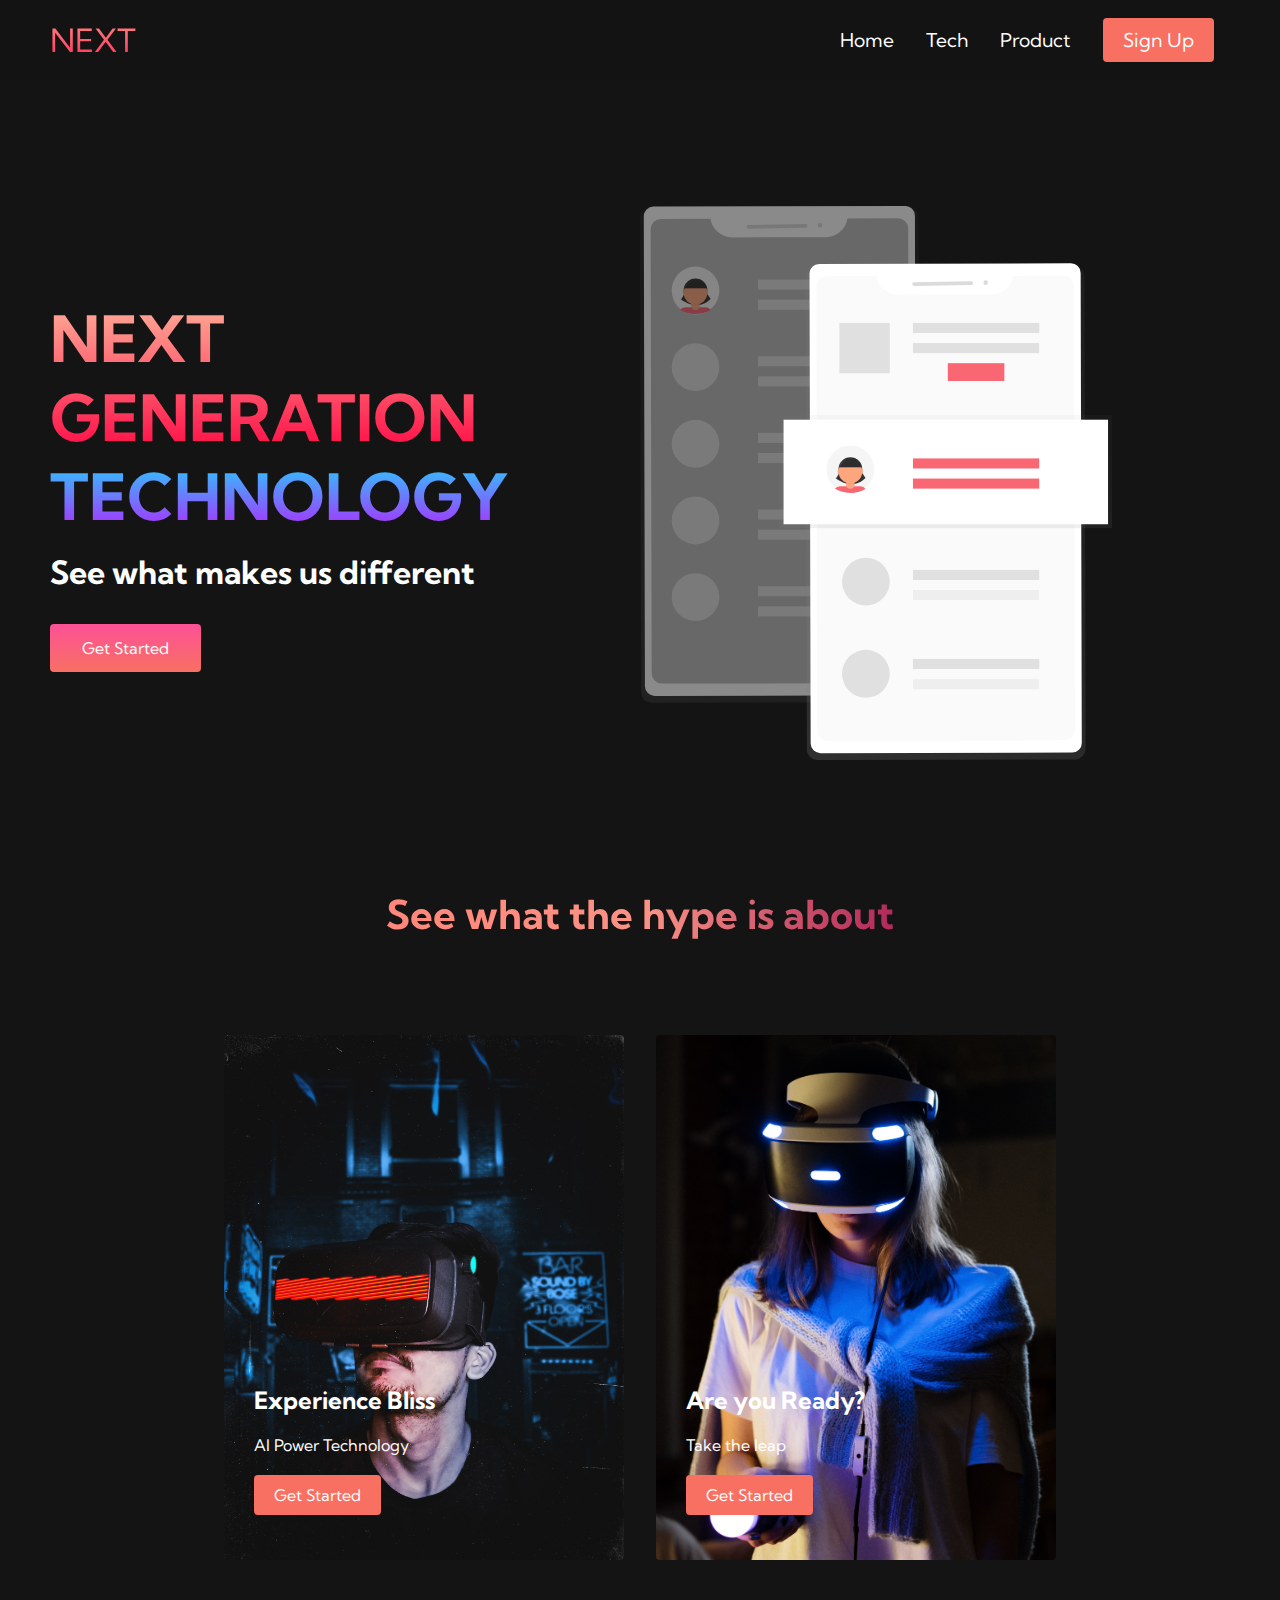
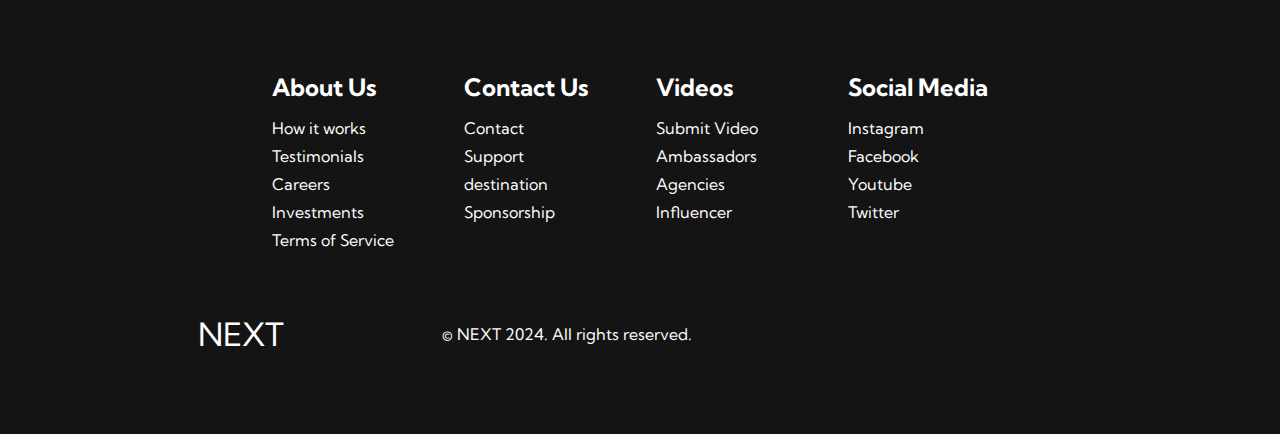
<file: index.html>
<!DOCTYPE html>
<html lang="en">
<head>
    <meta charset="UTF-8">
    <meta name="viewport" content="width=device-width, initial-scale=1.0">
    <title>Next website</title>
    <link rel="stylesheet" href="style.css">
    <link rel="stylesheet" href="https://use.fontawesome.com/releases/v5.14.0/css/all.css" integrity="sha384-HzleBuhoNPvSL5KYnjx0BT+WB0QEEqlpr0+NBkkk5gbc67FTal7XIGa2wlL0Xbgc" crossorigin="anonymous">
    <link  href="https://fonts.googleapis.com/css2?family=Kumbh+Sans:wght@400;700&display=swap" rel="stylesheet">
</head>
<body>
     
    <!--Navbar session-->
<nav class="navbar">
    <div class="navbar__container">
        <a href="/" id="navbar__logo"><i class="fas-gem"></i>  NEXT</a>
        <div class="navbar__toggle" id="mobile-menu">
            <span class="bar"></span>
            <span class="bar"></span>
            <span class="bar"></span>
        </div>
        <ul class="navbar__menu">
            <li class="navbar__item">
                <a href="index.html" class="navbar__links"> Home </a>
            </li>
            <li class="navbar__item">
                <a href="tech.html" class="navbar__links"> Tech </a>
            </li>
            <li class="navbar__item">
                <a href="product.html" class="navbar__links"> Product </a>
            </li>
            <li class="navbar__btn">
                <a href="tech.html" class="button"> Sign Up </a>
            </li>
        </ul>
    </div>
</nav>
<!--navbar session ends-->


<!--Hero session starts-->

<div class="main">
    <div class="main__container">
        <div class="main__content">
            <h1>NEXT GENERATION</h1>
            <h2>TECHNOLOGY</h2>
            <p>See what makes us different</p>
            <button class="main__btn"><a href="/">Get Started</a></button>
        </div>
        <div class="main__img--container">
            <img src="images/pic1.svg" alt="pic" id="main__img">
        </div>
    </div>
</div>

<!--Hero session ends-->


<!--Services sessionstarts-->

<div class="services">
    <h1>See what the hype is about</h1>
    <div class="services__container">
        <div class="services__card">
            <h2>Experience Bliss</h2>
            <p>AI Power Technology</p>
            <button>Get Started</button>
        </div>
        <div class="services__card">
            <h2>Are you Ready?</h2>
            <p>Take the leap</p>
            <button>Get Started</button>
        </div>
    </div>
</div>

<!--Services session ends-->


<!--Footer starts here-->

<div class="footer__container">
    <div class="footer__Links">
        <div class="footer__link--wrapper">
            <div class="footer__link--items">
                <h2>About Us</h2>
                <a href="/Sign__Up">How it works</a>
                <a href="/">Testimonials</a>
                <a href="/">Careers</a>
                <a href="/">Investments</a>
                <a href="/">Terms of Service</a>
            </div>
            <div class="footer__link--items">
                <h2>Contact Us</h2>
                <a href="/">Contact</a>
                <a href="/">Support</a>
                <a href="/">destination</a>
                <a href="/">Sponsorship</a>
            </div>
        </div>
        <div class="footer__link--wrapper">
            <div class="footer__link--items">
                <h2>Videos</h2>
                <a href="/">Submit Video</a>
                <a href="/">Ambassadors</a>
                <a href="/">Agencies</a>
                <a href="/">Influencer</a>
            </div>
            <div class="footer__link--items">
                <h2>Social Media</h2>
                <a href="/">Instagram</a>
                <a href="/">Facebook</a>
                <a href="/">Youtube</a>
                <a href="/">Twitter</a>
            </div>
        </div>
    </div>

    <div class="social__media">
        <div class="social__media--wrap">
            <div class="footer__logo">
                <a href="/" id="footer__logo"><i class="fas fa-gem"></i>NEXT</a>
            </div>
            <p class="website__rights"> © NEXT 2024. All rights reserved.</p>
            <div class="social__icons">
                <a href="/" class="social__icon--link" target="_blank"><i class="fab fa-facebook"></i></a>
                <a href="/" class="social__icon--link" target="_blank"><i class="fab fa-instagram"></i></a>
                <a href="/" class="social__icon--link" target="_blank"><i class="fab fa-twitter"></i></a>
                <a href="/" class="social__icon--link" target="_blank"><i class="fab fa-linkedin"></i></a>
                <a href="/" class="social__icon--link" target="_blank"><i class="fab fa-youtube"></i></a>
            </div>
        </div>
    </div>

</div>



<!--Footer ends here-->
<script src="app.js"></script>
</body>
</html>
</file>
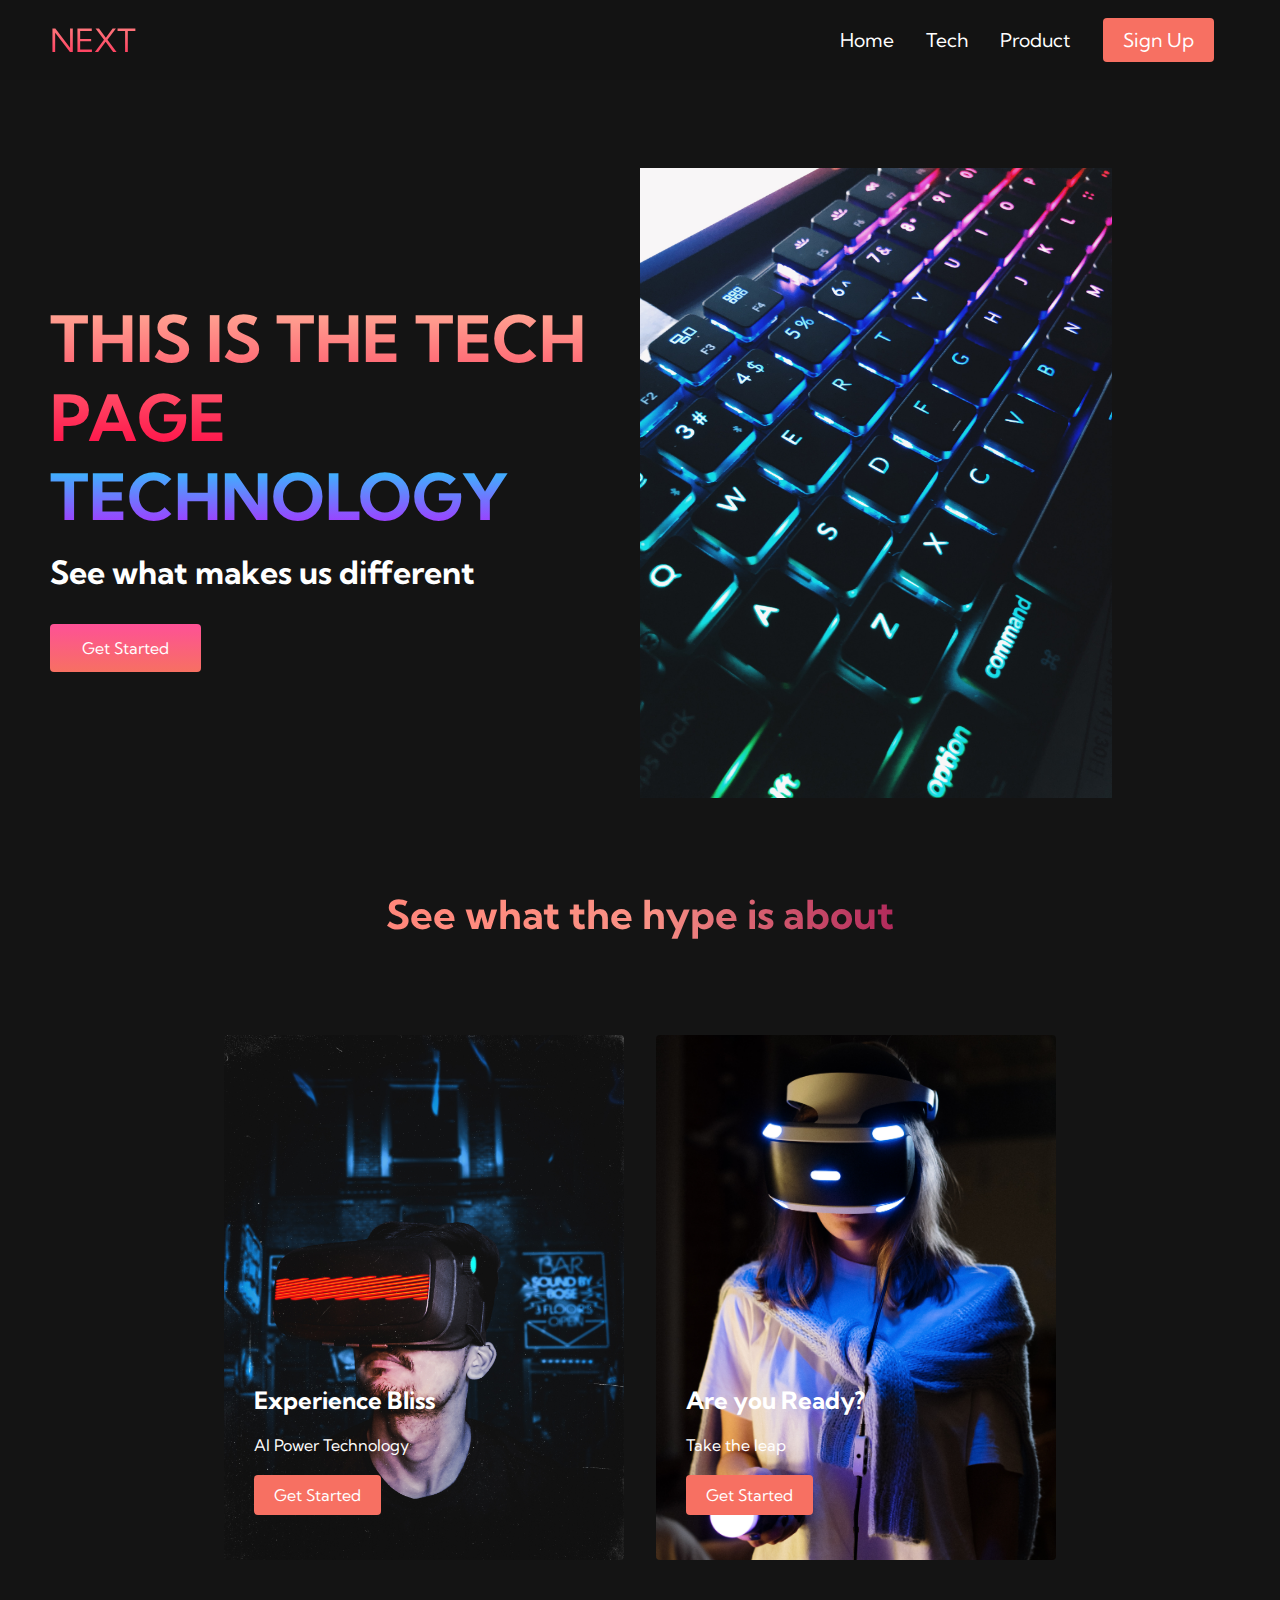
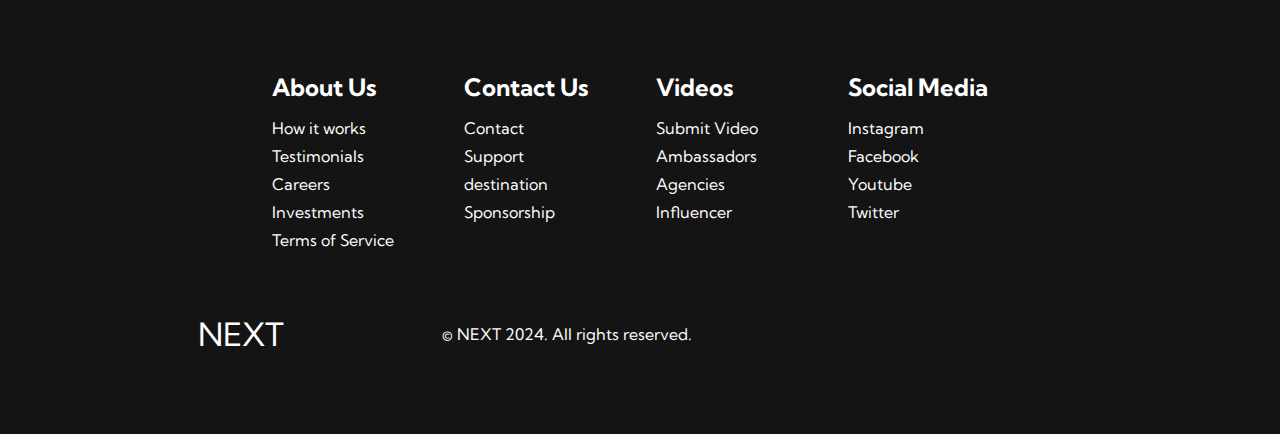
<file: tech.html>
<!DOCTYPE html>
<html lang="en">
<head>
    <meta charset="UTF-8">
    <meta name="viewport" content="width=device-width, initial-scale=1.0">
    <title>Next website</title>
    <link rel="stylesheet" href="style.css">
    <link rel="stylesheet" href="https://use.fontawesome.com/releases/v5.14.0/css/all.css" integrity="sha384-HzleBuhoNPvSL5KYnjx0BT+WB0QEEqlpr0+NBkkk5gbc67FTal7XIGa2wlL0Xbgc" crossorigin="anonymous">
    <link  href="https://fonts.googleapis.com/css2?family=Kumbh+Sans:wght@400;700&display=swap" rel="stylesheet">
</head>
<body>
     
    <!--Navbar session-->
<nav class="navbar">
    <div class="navbar__container">
        <a href="/" id="navbar__logo"><i class="fas-gem"></i>  NEXT</a>
        <div class="navbar__toggle" id="mobile-menu">
            <span class="bar"></span>
            <span class="bar"></span>
            <span class="bar"></span>
        </div>
        <ul class="navbar__menu">
            <li class="navbar__item">
                <a href="index.html" class="navbar__links"> Home </a>
            </li>
            <li class="navbar__item">
                <a href="tech.html" class="navbar__links"> Tech </a>
            </li>
            <li class="navbar__item">
                <a href="product.html" class="navbar__links"> Product </a>
            </li>
            <li class="navbar__btn">
                <a href="tech.html" class="button"> Sign Up </a>
            </li>
        </ul>
    </div>
</nav>
<!--navbar session ends-->


<!--Hero session starts-->

<div class="main">
    <div class="main__container">
        <div class="main__content">
            <h1>THIS IS THE TECH PAGE</h1>
            <h2>TECHNOLOGY</h2>
            <p>See what makes us different</p>
            <button class="main__btn"><a href="/">Get Started</a></button>
        </div>
        <div class="main__img--container">
            <img src="images/pic2.jpg" alt="pic" id="main__img">
        </div>
    </div>
</div>

<!--Hero session ends-->


<!--Services sessionstarts-->

<div class="services">
    <h1>See what the hype is about</h1>
    <div class="services__container">
        <div class="services__card">
            <h2>Experience Bliss</h2>
            <p>AI Power Technology</p>
            <button>Get Started</button>
        </div>
        <div class="services__card">
            <h2>Are you Ready?</h2>
            <p>Take the leap</p>
            <button>Get Started</button>
        </div>
    </div>
</div>

<!--Services session ends-->


<!--Footer starts here-->

<div class="footer__container">
    <div class="footer__Links">
        <div class="footer__link--wrapper">
            <div class="footer__link--items">
                <h2>About Us</h2>
                <a href="/Sign__Up">How it works</a>
                <a href="/">Testimonials</a>
                <a href="/">Careers</a>
                <a href="/">Investments</a>
                <a href="/">Terms of Service</a>
            </div>
            <div class="footer__link--items">
                <h2>Contact Us</h2>
                <a href="/">Contact</a>
                <a href="/">Support</a>
                <a href="/">destination</a>
                <a href="/">Sponsorship</a>
            </div>
        </div>
        <div class="footer__link--wrapper">
            <div class="footer__link--items">
                <h2>Videos</h2>
                <a href="/">Submit Video</a>
                <a href="/">Ambassadors</a>
                <a href="/">Agencies</a>
                <a href="/">Influencer</a>
            </div>
            <div class="footer__link--items">
                <h2>Social Media</h2>
                <a href="/">Instagram</a>
                <a href="/">Facebook</a>
                <a href="/">Youtube</a>
                <a href="/">Twitter</a>
            </div>
        </div>
    </div>

    <div class="social__media">
        <div class="social__media--wrap">
            <div class="footer__logo">
                <a href="/" id="footer__logo"><i class="fas fa-gem"></i>NEXT</a>
            </div>
            <p class="website__rights"> © NEXT 2024. All rights reserved.</p>
            <div class="social__icons">
                <a href="/" class="social__icon--link" target="_blank"><i class="fab fa-facebook"></i></a>
                <a href="/" class="social__icon--link" target="_blank"><i class="fab fa-instagram"></i></a>
                <a href="/" class="social__icon--link" target="_blank"><i class="fab fa-twitter"></i></a>
                <a href="/" class="social__icon--link" target="_blank"><i class="fab fa-linkedin"></i></a>
                <a href="/" class="social__icon--link" target="_blank"><i class="fab fa-youtube"></i></a>
            </div>
        </div>
    </div>

</div>



<!--Footer ends here-->
<script src="app.js"></script>
</body>
</html>
</file>
<file: style.css>
*{
    box-sizing: border-box;
    margin: 0;
    padding: 0;
    font-family: 'Kumbh Sans', sans-serif;
}

.navbar{
    background: #131313;
    height: 80px;
    display: flex;
    justify-content: center;
    align-items: center;
    font-size: 1.2rem;
    position: sticky;
    top: 0;
    z-index: 999;
}

.navbar__container{
    display: flex;
    justify-content: space-between;
    height: 80px;
    z-index: 1;
    width: 100%;
    max-width: 1300px;
    margin: 0 auto;
    padding: 0 50px;
}

#navbar__logo {
    background: #ff8177;
    background-image: linear-gradient(to top, #ff0844 0%, #ffb199 100%);
    background-size: 100%;
    -webkit-background-clip: text;
    -moz-background-clip: text;
    -webkit-text-fill-color: transparent;
    -moz-text-fill-color: transparent;
    display: flex;
    align-items: center;
    cursor: pointer;
    text-decoration: none;
    font-size: 2rem;
}

.fa-gem {
    margin-right: 0.5rem;
}

.navbar__menu {
    display: flex;
    align-items: center;
    list-style: none;
    text-align: center;
}

.navbar__item {
    height: 80px;
}

.navbar__links {
    color: #fff;
    display: flex;
    align-items: center;
    justify-content: center;
    text-decoration: none;
    padding: 0 1rem;
    height: 100%;
}

.navbar__btn {
    display: flex;
    justify-content: center;
    align-items: center;
    padding: 0 1rem;
    width: 100%;
}

.button {
    display: flex;
    justify-content: center;
    align-items: center;
    text-decoration: none;
    padding: 10px 20px;
    height: 100%;
    width: 100%;
    border: none;
    outline: none;
    border-radius: 4px;
    background: #f77062;
    color: #fff;
}

.button:hover {
    background: #4837ff;
    transition: all 0.3s ease;
}

.navbar__links:hover {
    color: #f77062;
    transition: all 0.3s ease;
}

@media screen and (max-width: 960px) {
    .navbar__container {
        display: flex;
        justify-content: space-between;
        height: 80px;
        z-index: 1;
        width: 100%;
        max-width: 1300px;
        padding: 0;
    }

    .navbar__menu {
        display: grid;
        grid-template-columns: auto;
        margin: 0;
        width: 100%;
        position: absolute;
        top: -1000px;
        opacity: 0;
        transition: all 0.5s ease;
        height: 50vh;
        z-index: -1;
        background: #131313;
    }

    .navbar__menu.active {
        background: #131313;
        top: 100%;
        opacity: 1;
        transition: all 0.5s ease;
        z-index: 99;
        height: 50vh;
        font-size: 1.6rem;
    }

    #navbar__logo {
        padding-left: 25px;
    }

    .navbar__toggle .bar {
        width: 25px;
        height: 3px;
        margin: 5px auto;
        transition: all 0.3s ease-in-out;
        background: #fff;
    }

    .navbar__item {
        width: 100%;
    }

    .navbar__links {
        text-align: center;
        padding: 2rem;
        width: 100%;
        display: table;
    }

    #mobile-menu {
        position: absolute;
        top: 20%;
        right: 5%;
        transform: translate(5%, 20%);
    }

    .navbar__btn {
       padding-bottom: 2rem; 
    }

    .button {
        display: flex;
        justify-content: center;
        align-items: center;
        width: 80%;
        height: 80px;
        margin: 0;
    }

    .navbar__toggle .bar {
        display: block;
        cursor: pointer;
    }

    #mobile-menu.is-active .bar:nth-child(2) {
        opacity: 0;
    }

    #mobile-menu.is-active .bar:nth-child(1) {
        transform: translateY(8px) rotate(45deg);
    }

    #mobile-menu.is-active .bar:nth-child(3) {
        transform: translateY(-8px) rotate(-45deg);
    }
}


/*Hero starts here*/

.main {
    background-color: #141414;
}

.main__container {
    display: grid;
    grid-template-columns: 1fr 1fr;
    align-items: center;
    justify-content: center;
    margin: 0 auto;
    height: 90vh;
    background-color: #141414;
    z-index: 1;
    width: 100%;
    max-width: 1300px;
    padding: 0 50px;
}

.main__content h1 {
    font-size: 4rem;
    background-color: #ff8177;
    background-image: linear-gradient(to top, #ff0844 0%, #ffb199 100%);
    background-size: 100%;
    -webkit-background-clip: text;
    -moz-background-clip: text;
    -webkit-text-fill-color: transparent;
    -moz-text-fill-color: transparent;
}

.main__content h2 {
    font-size: 4rem;
    background-color: #ff8177;
    background-image: linear-gradient(to top, #b721ff 0%, #21d4fd 100%);
    background-size: 100%;
    -webkit-background-clip: text;
    -moz-background-clip: text;
    -webkit-text-fill-color: transparent;
    -moz-text-fill-color: transparent;
}

.main__content p {
    margin-top: 1rem;
    font-size: 2rem;
    font-weight: 700;
    color: #fff;
}

.main__btn {
    font-size: 1rem;
    background-image: linear-gradient(to top, #f77062 0%, #fe5196 100%);
    padding: 14px 32px;
    border: none;
    border-radius: 4px;
    color: #fff;
    margin-top: 2rem;
    cursor: pointer;
    position: relative;
    transition: all 0.35s;
    outline: none;
}


.main__btn a {
    position: relative;
    z-index: 2;
    color: #fff;
    text-decoration: none;
}

.main__btn:after  {
    position: absolute;
    content: '';
    top: 0;
    left: 0;
    width: 0;
    height: 100%;
    background: #4837ff;
    transition: all 0.35s;
    border-radius: 4px;
}

.main__btn:hover {
    color: #fff;
}

.main__btn:hover:after {
    width: 100%;
}

.main__img--container {
    align-items: center;
}

#main__img {
    height: 80%;
    width: 80%;
}
/*Hero ends here*/


/*Mobole responsive starts*/

@media screen and (max-width: 768px) {
    .main__container {
        display: grid;
        grid-template-columns: auto;
        align-items: center;
        justify-self: center;
        width: 100%;
        margin: 0 auto;
        height: 90vh;
    }

    .main__content {
        text-align: center;
        margin-bottom: 4rem;
    }

    .main__content h1 {
        font-size: 2.5rem;
        margin-top: 2rem;
    } 

    .main__content h2 {
        font-size: 3rem;
    }

    .main__content p {
        margin-top: 1rem;
        font-size: 1.5rem;
    }
}


@media screen and (max-width: 480px) {
    .main__content h1 {
        font-size: 2rem;
        margin-top: 3rem;
    } 

    .main__content h2 {
        font-size: 2rem;
    }

    .main__content p {
        margin-top: 2rem;
        font-size: 1.5rem;
    }

    .main__btn {
        padding: 12px 36px;
        margin: 2.5rem 0;
    }
}

/*Mobole responsive ends*/

/*Services starts */

.services {
    background-color: #141414;
    display: flex;
    flex-direction: column;
    align-items: center;
    height: 60%; /* was touched by me*/
}

.services h1 {
    background-color: #ff8177;
    background-image: linear-gradient(to right, #ff8177 0%, 
    #ff867a 0%, #ff8c7f 21%, #f99185 52%, #cf556c 78%, #b12a5b 100%);
    background-size: 100%;
    margin-bottom: 5rem;
    font-size: 2.5rem;
    -webkit-background-clip: text;
    -moz-background-clip: text;
    -webkit-text-fill-color: transparent;
    -moz-text-fill-color: transparent;
}


.services__container {
    display: flex;
    justify-content: center;
    flex-wrap: wrap;
}

.services__card {
    margin: 1rem;
    height: 525px; 
    width: 400px;
    border-radius: 4px;
    background-image: linear-gradient(to bottom, rgba(0,0,0,0,) 0%, rgba(17,17,17,0.6) 100%);
    background-image:url('images/pic3.jpg');
    background-size: cover;
    position: relative;
    color: #fff;
}

.services__card:nth-child(2) {
    background-image: linear-gradient(to bottom, rgba(0,0,0,0,) 0%, rgba(17,17,17,0.6) 100%);
    background-image: url('images/pic4.jpg');
}

.services h2 {
    position: absolute;
    top: 350px;
    left: 30px;
}
.services__card p {
    position: absolute;
    top: 400px;
    left: 30px;
}

.services__card button {
    color: #fff;
    padding: 10px 20px;
    border: none;
    outline: none;
    border-radius: 4px;
    background: #f77062;
    position: absolute;
    top: 440px;
    left: 30px;
    font-size: 1rem;
    cursor: pointer;
}

.services__card:hover {
    transform: scale(1.075);
    transition: 0.2s ease-in;
    cursor: pointer;
}

@media screen and (max-width: 960px) {
    .services {
        height: 1600px;
    }

    .services h1 {
        font-size: 2rem;
        margin-top: 12rem;
    }
}


@media screen and (max-width: 480px) {
    .services {
        height: 1400px;
    }

    .services h1 {
        font-size: 1.2rem;
    }

    .services__card {
        width: 300px;
    }
}
/*Services endss */

/*footer starts*/

.footer__container {
    background-color: #141414;
    padding: 5rem 0;
    display: flex;
    flex-direction: column;
    justify-content: center;
    align-items: center;
}

#footer__logo {
    color: #fff;
    display: flex;
    align-items: center;
    cursor: pointer;
    text-decoration: none;
    font-size: 2rem;
}

.footer__Links {
    width: 100%;
    max-width: 1000px;
    display: flex;
    justify-content: center;
}

.footer__link--wrapper {
    display: flex;
}

.footer__link--items {
    display: flex;
    flex-direction: column;
    align-items: flex-start;
    margin: 16px;
    text-align: left;
    width: 160px;
    box-sizing: border-box;
}

.footer__link--items h2 {
    margin-bottom: 16px;
}

.footer__link--items > h2 {
    color: #fff;
}

.footer__link--items a {
    color: #fff;
    text-decoration: none;
    margin-bottom: 0.5rem;
}

.footer__link--items a:hover {
    color: #e9e9e9;
    transition: 0.3s ease-out;
}
/*footer ends*/

/*Social Icons starts*/

.social__icon--link {
    color: #fff;
    font-size: 24px;
}

.social__media {
    max-width: 1000px;
    width: 100%;
}

.social__media--wrap {
    display: flex;
    justify-content: space-between;
    align-items: center;
    width: 90%;
    max-width: 1000px;
    margin: 40px auto 0 auto;
}


.social__icons {
    display: flex;
    justify-content: space-between;
    align-items: center;
    width: 240px;
}

.social__logo {
    color: #fff;
    justify-self: flex-start;
    margin-left: 20px;
    cursor: pointer;
    text-decoration: none;
    font-size: 2rem;
    display: flex;
    align-items: center;
    margin-bottom: 16px;
}

.website__rights {
    color: #fff;
}

@media screen and (max-width: 820px) {
    .footer__Links {
        padding-top: 2rem;
    }

    #footer__logo {
        margin-bottom: 2rem;
    }

    .website__rights {
        margin-bottom: 2rem;
    }

    .footer__link--wrapper {
        flex-direction: column;
    }

    .social__media--wrap {
        flex-direction: column;
    }
}

@media screen and (max-width: 480px) {
    .footer__link--items {
        margin: 0;
        padding: 10px;
        width: 100%;
    }
}

/*Social Icons ends*/
</file>
